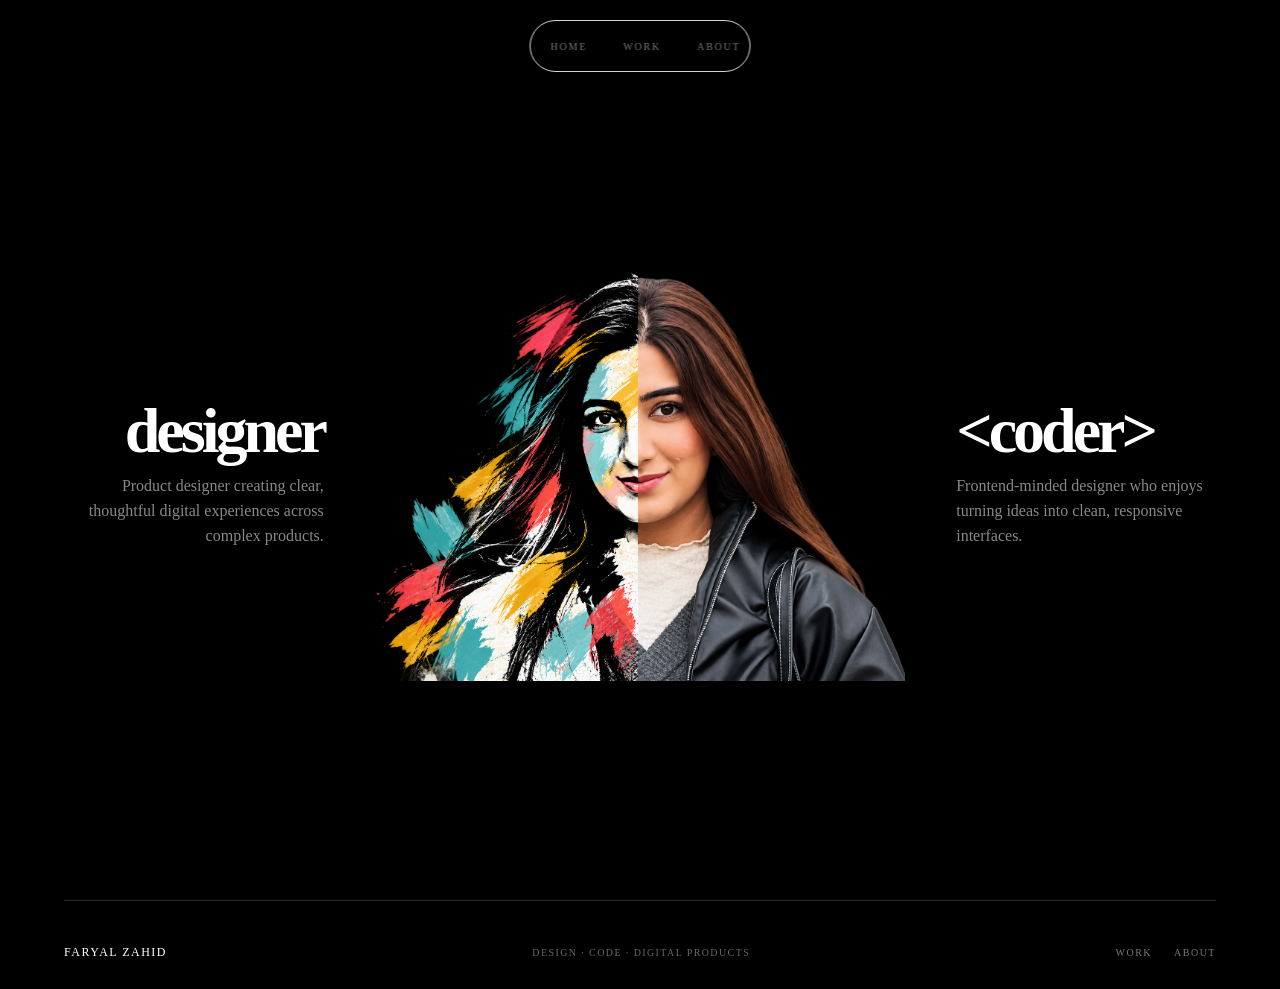
<file: index.html>
<!doctype html>
<html lang="en">
  <head>
    <meta charset="UTF-8" />
    <meta name="viewport" content="width=device-width, initial-scale=1.0" />
    <title>Faryal Zahid — Designer / Coder</title>
    <link rel="stylesheet" href="Styles.css" />
  </head>
  <body>
    <nav class="creative-nav" aria-label="Main navigation">
      </a>
      <div class="nav-links">
        <a href="index.html">home</a>
        <a href="work.html">work</a>
        <a href="about.html">about</a>
      </div>
    </nav>

    <main>
      <section class="hero">
        <div class="hero-inner">
          <div class="hero-text left">
            <h1>designer</h1>
            <p>
              Product designer creating clear, thoughtful digital experiences
              across complex products.
            </p>
          </div>

          <div class="hero-image">
            <img src="images/faryal-hero.png" alt="Faryal Zahid" />
          </div>

          <div class="hero-text right">
            <h1>&lt;coder&gt;</h1>
            <p>
              Frontend-minded designer who enjoys turning ideas into clean,
              responsive interfaces.
            </p>
          </div>
        </div>
      </section>
    </main>

    <footer class="site-footer">
      <div class="footer-name">FARYAL ZAHID</div>
      <div class="footer-note">DESIGN · CODE · DIGITAL PRODUCTS</div>
      <div class="footer-links">
        <a href="work.html">work</a>
        <a href="about.html">about</a>
      </div>
    </footer>
  </body>
</html>
</file>
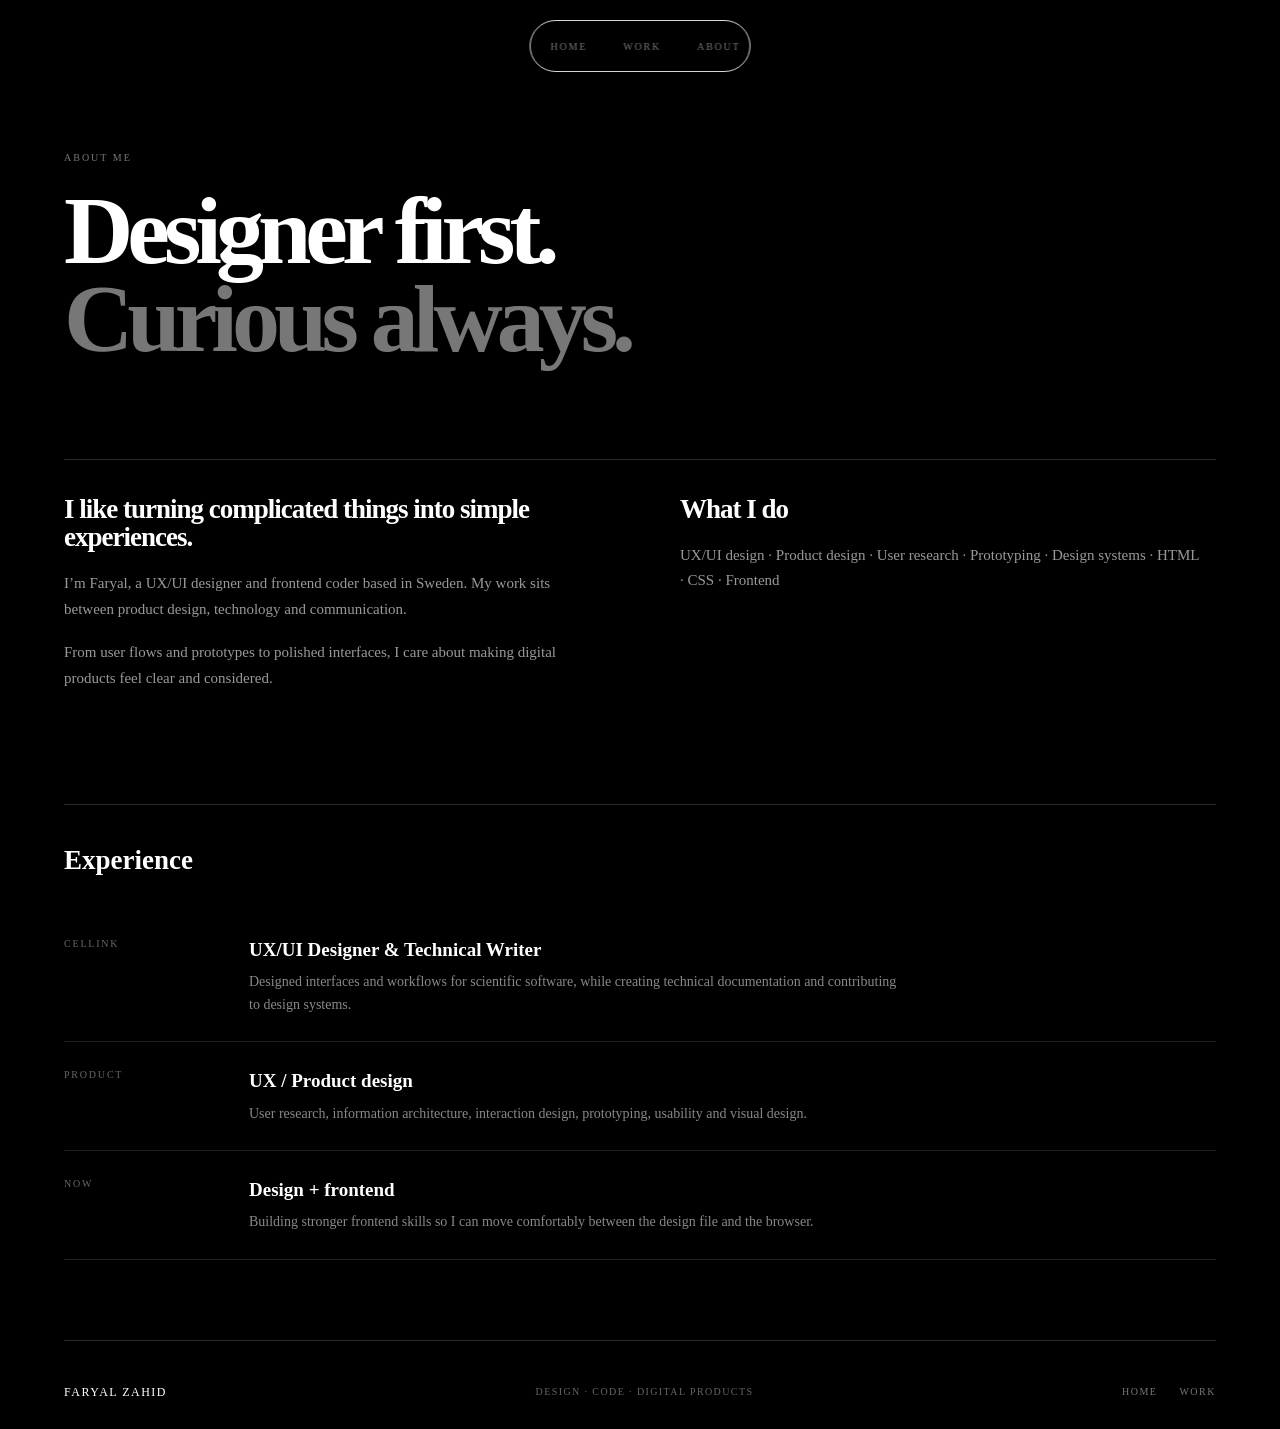
<file: about.html>
<!doctype html>
<html lang="en">
<head>
  <meta charset="UTF-8">
  <meta name="viewport" content="width=device-width, initial-scale=1.0">
  <title>About — Faryal Zahid</title>
  <link rel="stylesheet" href="Styles.css">
</head>
<body>
  <nav class="creative-nav" aria-label="Main navigation">
    </a>
    <div class="nav-links">
      <a href="index.html">home</a>
      <a href="work.html">work</a>
      <a href="about.html">about</a>
    </div>
  </nav>

  <main class="about-page">
    <section class="about-intro">
      <p class="label">about me</p>
      <h1>Designer first.<br><span>Curious always.</span></h1>
    </section>

    <section class="about-content">
      <div>
        <h2>I like turning complicated things into simple experiences.</h2>
        <p>I’m Faryal, a UX/UI designer and frontend coder based in Sweden. My work sits between product design, technology and communication.</p>
        <p>From user flows and prototypes to polished interfaces, I care about making digital products feel clear and considered.</p>
      </div>

      <div>
        <h2>What I do</h2>
        <p>UX/UI design · Product design · User research · Prototyping · Design systems · HTML · CSS · Frontend</p>
      </div>
    </section>

    <section class="experience">
      <h2>Experience</h2>

      <article class="experience-item">
        <div class="experience-year">CELLINK</div>
        <div>
          <h3>UX/UI Designer & Technical Writer</h3>
          <p>Designed interfaces and workflows for scientific software, while creating technical documentation and contributing to design systems.</p>
        </div>
      </article>

      <article class="experience-item">
        <div class="experience-year">PRODUCT</div>
        <div>
          <h3>UX / Product design</h3>
          <p>User research, information architecture, interaction design, prototyping, usability and visual design.</p>
        </div>
      </article>

      <article class="experience-item">
        <div class="experience-year">NOW</div>
        <div>
          <h3>Design + frontend</h3>
          <p>Building stronger frontend skills so I can move comfortably between the design file and the browser.</p>
        </div>
      </article>
    </section>
  </main>

  <footer class="site-footer">
    <div class="footer-name">FARYAL ZAHID</div>
    <div class="footer-note">DESIGN · CODE · DIGITAL PRODUCTS</div>
    <div class="footer-links">
      <a href="index.html">home</a>
      <a href="work.html">work</a>
    </div>
  </footer>
</body>
</html>
</file>
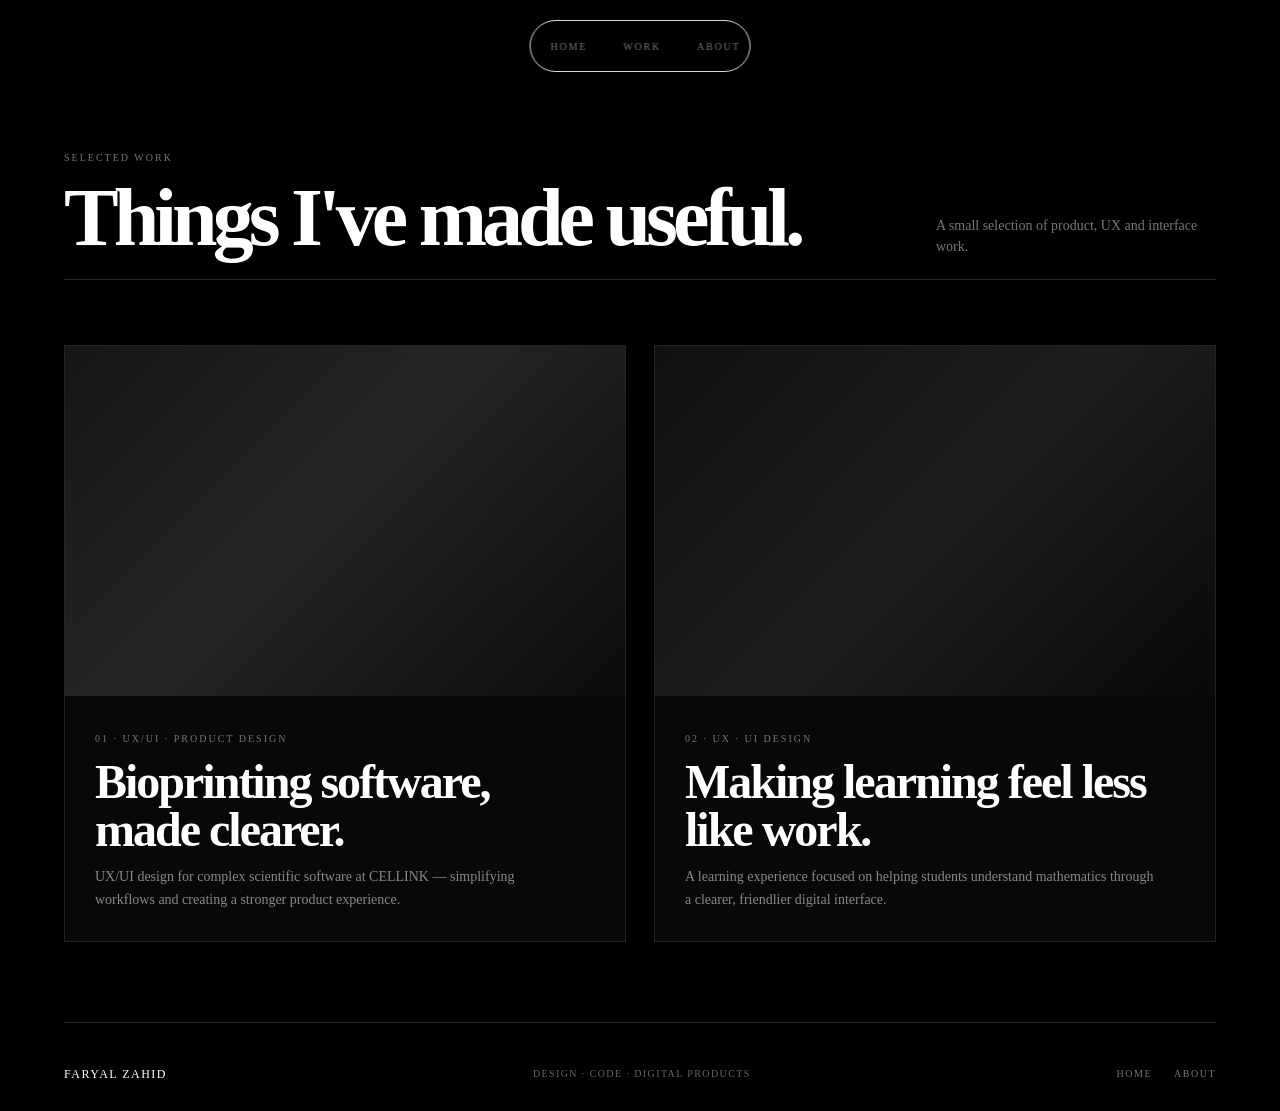
<file: work.html>
<!doctype html>
<html lang="en">
  <head>
    <meta charset="UTF-8" />
    <meta name="viewport" content="width=device-width, initial-scale=1.0" />
    <title>Work — Faryal Zahid</title>
    <link rel="stylesheet" href="Styles.css" />
  </head>
  <body>
    <nav class="creative-nav" aria-label="Main navigation">
      </a>
      <div class="nav-links">
        <a href="index.html">home</a>
        <a href="work.html">work</a>
        <a href="about.html">about</a>
      </div>
    </nav>

    <main class="work-page">
      <section class="work-heading">
        <div>
          <p class="label">selected work</p>
          <h1>Things I've made useful.</h1>
        </div>
        <p class="work-intro">
          A small selection of product, UX and interface work.
        </p>
      </section>

      <section class="projects">
        <article class="project">
          <div class="project-visual project-one"></div>
          <div class="project-info">
            <div>
              <p class="label-card">01 · UX/UI · Product design</p>
              <h2>Bioprinting software, made clearer.</h2>
              <p>
                UX/UI design for complex scientific software at CELLINK —
                simplifying workflows and creating a stronger product
                experience.
              </p>
            </div>
          </div>
        </article>

        <article class="project">
          <div class="project-visual project-two"></div>
          <div class="project-info">
            <div>
              <p class="label-card">02 · UX · UI design</p>
              <h2>Making learning feel less like work.</h2>
              <p>
                A learning experience focused on helping students understand
                mathematics through a clearer, friendlier digital interface.
              </p>
            </div>
          </div>
        </article>
      </section>
    </main>

    <footer class="site-footer">
      <div class="footer-name">FARYAL ZAHID</div>
      <div class="footer-note">DESIGN · CODE · DIGITAL PRODUCTS</div>
      <div class="footer-links">
        <a href="index.html">home</a>
        <a href="about.html">about</a>
      </div>
    </footer>
  </body>
</html>
</file>
<file: Styles.css>
* {
  box-sizing: border-box;
  margin: 0;
  padding: 0;
}

html {
  scroll-behavior: smooth;
}

body {
  min-height: 100vh;
  background-color: #000;
  color: #fff;
  font-family: Georgia, "Times New Roman", Times, serif;
  line-height: 1.5;
  overflow-x: hidden;
}

img {
  max-width: 100%;
  display: block;
}

a {
  color: inherit;
  text-decoration: none;
}

::selection {
  background: #fff;
  color: #000;
}

/* NAV — same floating pill idea, simply sized to its actual content */
.creative-nav {
  position: fixed;
  top: 20px;
  left: 50%;

  transform: translateX(-50%);
  width: fit-content;
  max-width: calc(200% - 40px);
  min-height: 52px;
  padding: 7px 9px 7px 20px;
  display: flex;
  align-items: center;
  justify-content: space-between;
  gap: 100px;
  background: rgba(0, 0, 0, 0.88);
  border: 1px solid #d8d5cf;
  border-radius: 40px;
  backdrop-filter: blur(12px);
  -webkit-backdrop-filter: blur(12px);
  z-index: 99;
  box-shadow: 0 8px 30px rgba(0, 0, 0, 0.25);
}

.nav-links {
  display: flex;
  align-items: center;
  justify-content: center;
  gap: 36px;
}

.nav-links a {
  position: relative;
  font-size: 10px;
  letter-spacing: 1.8px;
  text-transform: uppercase;
  color: #dfdede88;
  transition: color 0.25s ease;
}

.nav-links a::after {
  content: "";
  position: absolute;
  left: 0;
  bottom: -6px;
  width: 0;
  height: 1px;
  background: #fff;
  transition: width 0.25s ease;
}

.nav-links a:hover,
.nav-links a:focus-visible {
  color: #fff;
}

.nav-links a:hover::after,
.nav-links a:focus-visible::after {
  width: 100%;
}

/* HOME */
.hero {
  display: flex;
  align-items: center;
  justify-content: center;
  min-height: 100vh;
  padding: 120px 5vw 70px;
}

.hero-inner {
  width: min(1250px, 100%);
  display: flex;
  flex-direction: row;
  align-items: center;
  justify-content: center;
  gap: clamp(20px, 4vw, 70px);
}

.hero-text {
  flex: 1 1 0;
  min-width: 0;
  max-width: 330px;
}

.hero-text.left {
  text-align: right;
}

.hero-text.right {
  text-align: left;
}

.hero-text h1 {
  margin-bottom: 12px;
  font-size: clamp(44px, 5vw, 76px);
  line-height: 0.95;
  letter-spacing: -4px;
  font-weight: 700;
}

.hero-text p {
  max-width: 280px;
  color: #888;
  font-size: 16px;
  line-height: 1.55;
}

.hero-text.left p {
  margin-left: auto;
}

.hero-image {
  width: min(43vw, 530px);
  flex: 0 1 min(43vw, 530px);
  min-width: 0;
  flex-shrink: 1;
}

.hero-image img {
  width: 100%;
  height: auto;
  object-fit: contain;
  background: transparent;
}

/* WORK */
.work-page,
.about-page {
  width: min(1200px, calc(100% - 10vw));
  margin: 0 auto;
  padding-top: 150px;
  padding-bottom: 80px;
}

.work-heading {
  display: flex;
  align-items: flex-end;
  justify-content: space-between;
  gap: 40px;
  margin-bottom: 65px;
  padding-bottom: 22px;
  border-bottom: 1px solid #292929;
}

.label,
.label-card {
  text-transform: uppercase;
  letter-spacing: 2px;
  font-size: 10px;
  color: #777;
}

.work-heading h1 {
  margin-top: 14px;
  font-size: clamp(45px, 7vw, 82px);
  line-height: 0.95;
  letter-spacing: -5px;
}

.work-intro {
  max-width: 280px;
  color: #777;
  font-size: 14px;
}

.projects {
  display: grid;
  grid-template-columns: repeat(2, minmax(0, 1fr));
  gap: 28px;
}

.project {
  min-width: 0;
  overflow: hidden;
  background: #080808;
  border: 1px solid #242424;
  transition:
    transform 0.35s ease,
    border-color 0.35s ease,
    box-shadow 0.35s ease;
}

.project:hover {
  transform: translateY(-8px);
  border-color: #555;
  box-shadow: 0 20px 60px rgba(255, 255, 255, 0.08);
}

.project-visual {
  width: 100%;
  aspect-ratio: 16 / 10;
  background-color: #111;
  background-size: cover;
  background-position: center;
  transition:
    transform 0.5s ease,
    filter 0.5s ease;
}

.project:hover .project-visual {
  transform: scale(1.025);
  filter: brightness(1.08);
}

.project-one {
  background-image: linear-gradient(135deg, #161616, #252525 45%, #0c0c0c);
}

.project-two {
  background-image: linear-gradient(135deg, #101010, #1e1e1e 50%, #090909);
}

.project-info {
  min-height: 245px;
  padding: 30px;
  display: flex;
  align-items: flex-end;
}

.project-info h2 {
  margin: 12px 0;
  font-size: clamp(30px, 4vw, 48px);
  line-height: 1;
  letter-spacing: -2px;
}

.project-info p:last-child {
  max-width: 470px;
  color: #888;
  font-size: 14px;
  line-height: 1.6;
}

/* ABOUT */
.about-intro {
  max-width: 900px;
  margin-bottom: 95px;
}

.about-intro h1 {
  margin-top: 22px;
  font-size: clamp(50px, 8vw, 96px);
  line-height: 0.92;
  letter-spacing: -6px;
}

.about-intro h1 span {
  color: #777;
}

.about-content {
  display: grid;
  grid-template-columns: 1fr 1fr;
  gap: 80px;
  padding-top: 35px;
  border-top: 1px solid #292929;
}

.about-content h2 {
  margin-bottom: 20px;
  font-size: 27px;
  line-height: 1.05;
  letter-spacing: -1px;
}

.about-content p {
  max-width: 520px;
  margin-bottom: 18px;
  color: #999;
  font-size: 15px;
  line-height: 1.7;
}

.experience {
  margin-top: 95px;
  padding-top: 35px;
  border-top: 1px solid #292929;
}

.experience > h2 {
  margin-bottom: 30px;
  font-size: 27px;
}

.experience-item {
  display: grid;
  grid-template-columns: 150px minmax(0, 1fr);
  gap: 35px;
  padding: 25px 0;
  border-bottom: 1px solid #202020;
}

.experience-year {
  color: #666;
  font-size: 10px;
  letter-spacing: 1.8px;
}

.experience-item h3 {
  margin-bottom: 7px;
  font-size: 19px;
}

.experience-item p {
  max-width: 650px;
  color: #888;
  font-size: 14px;
  line-height: 1.6;
}

/* FOOTER */
.site-footer {
  width: min(1200px, calc(100% - 10vw));
  margin: 0 auto;
  padding: 42px 0 28px;
  border-top: 1px solid #292929;
  display: flex;
  align-items: center;
  justify-content: space-between;
  gap: 30px;
}

.footer-name {
  font-size: 12px;
  letter-spacing: 1.5px;
}

.footer-note {
  color: #666;
  font-size: 10px;
  letter-spacing: 1.4px;
}

.footer-links {
  display: flex;
  gap: 22px;
}

.footer-links a {
  color: #777;
  font-size: 10px;
  text-transform: uppercase;
  letter-spacing: 1.5px;
  transition: color 0.25s ease;
}

.footer-links a:hover {
  color: #fff;
}

/* TABLET — hero stays horizontal */
@media (max-width: 900px) {
  .creative-nav {
    max-width: calc(100% - 30px);
  }

  .nav-links {
    gap: 25px;
  }

  .hero {
    padding: 115px 25px 55px;
  }

  .hero-inner {
    gap: 14px;
  }

  .hero-text {
    flex: 0 1 27%;
  }

  .hero-image {
    flex: 0 1 46%;
    width: 46%;
  }

  .hero-text h1 {
    font-size: clamp(34px, 6vw, 58px);
    letter-spacing: -3px;
  }

  .hero-text p {
    font-size: 13px;
  }

  .projects {
    gap: 18px;
  }
}

/* MOBILE — hero deliberately remains horizontal */
@media (max-width: 650px) {
  .creative-nav {
    top: 12px;
    max-width: calc(100% - 24px);
    padding: 5px 7px 5px 13px;
    gap: 15px;
  }

  .nav-logo,
  .nav-logo img {
    width: 38px;
    height: 38px;
    flex-basis: 38px;
  }

  .nav-links {
    gap: 17px;
  }

  .nav-links a {
    font-size: 8px;
    letter-spacing: 1.2px;
  }

  .hero {
    min-height: 100svh;
    padding: 100px 10px 45px;
  }

  .hero-inner {
    flex-direction: row;
    gap: 7px;
  }

  .hero-text {
    width: 25%;
    flex: 1 1 25%;
  }

  .hero-image {
    width: 50%;
    flex: 1 1 50%;
  }

  .hero-text h1 {
    margin-bottom: 7px;
    font-size: clamp(21px, 6vw, 36px);
    letter-spacing: -2px;
  }

  .hero-text p {
    font-size: 8.5px;
    line-height: 1.45;
  }

  .work-page,
  .about-page {
    width: calc(100% - 30px);
    padding-top: 110px;
    padding-bottom: 60px;
  }

  .work-heading {
    display: block;
    margin-bottom: 35px;
  }

  .work-heading h1 {
    font-size: clamp(45px, 13vw, 70px);
  }

  .work-intro {
    margin-top: 22px;
  }

  .projects {
    grid-template-columns: 1fr;
  }

  .project-info {
    min-height: 200px;
    padding: 25px;
  }

  .project-info h2 {
    font-size: 34px;
  }

  .about-intro {
    margin-bottom: 60px;
  }

  .about-intro h1 {
    font-size: clamp(44px, 13vw, 70px);
    letter-spacing: -4px;
  }

  .about-content {
    grid-template-columns: 1fr;
    gap: 45px;
  }

  .experience {
    margin-top: 60px;
  }

  .experience-item {
    grid-template-columns: 1fr;
    gap: 8px;
  }

  .site-footer {
    width: calc(100% - 30px);
    padding: 32px 0 25px;
    flex-direction: column;
    align-items: flex-start;
    gap: 16px;
  }
}

@media (max-width: 400px) {
  .hero {
    padding-left: 7px;
    padding-right: 7px;
  }

  .hero-inner {
    gap: 4px;
  }

  .hero-text h1 {
    font-size: 19px;
    letter-spacing: -1.3px;
  }

  .hero-text p {
    font-size: 7.5px;
  }

  .nav-links {
    gap: 12px;
  }

  .nav-links a {
    font-size: 7px;
  }
}

@media (prefers-reduced-motion: reduce) {
  html {
    scroll-behavior: auto;
  }

  *,
  *::before,
  *::after {
    transition-duration: 0.01ms !important;
  }
}
</file>
